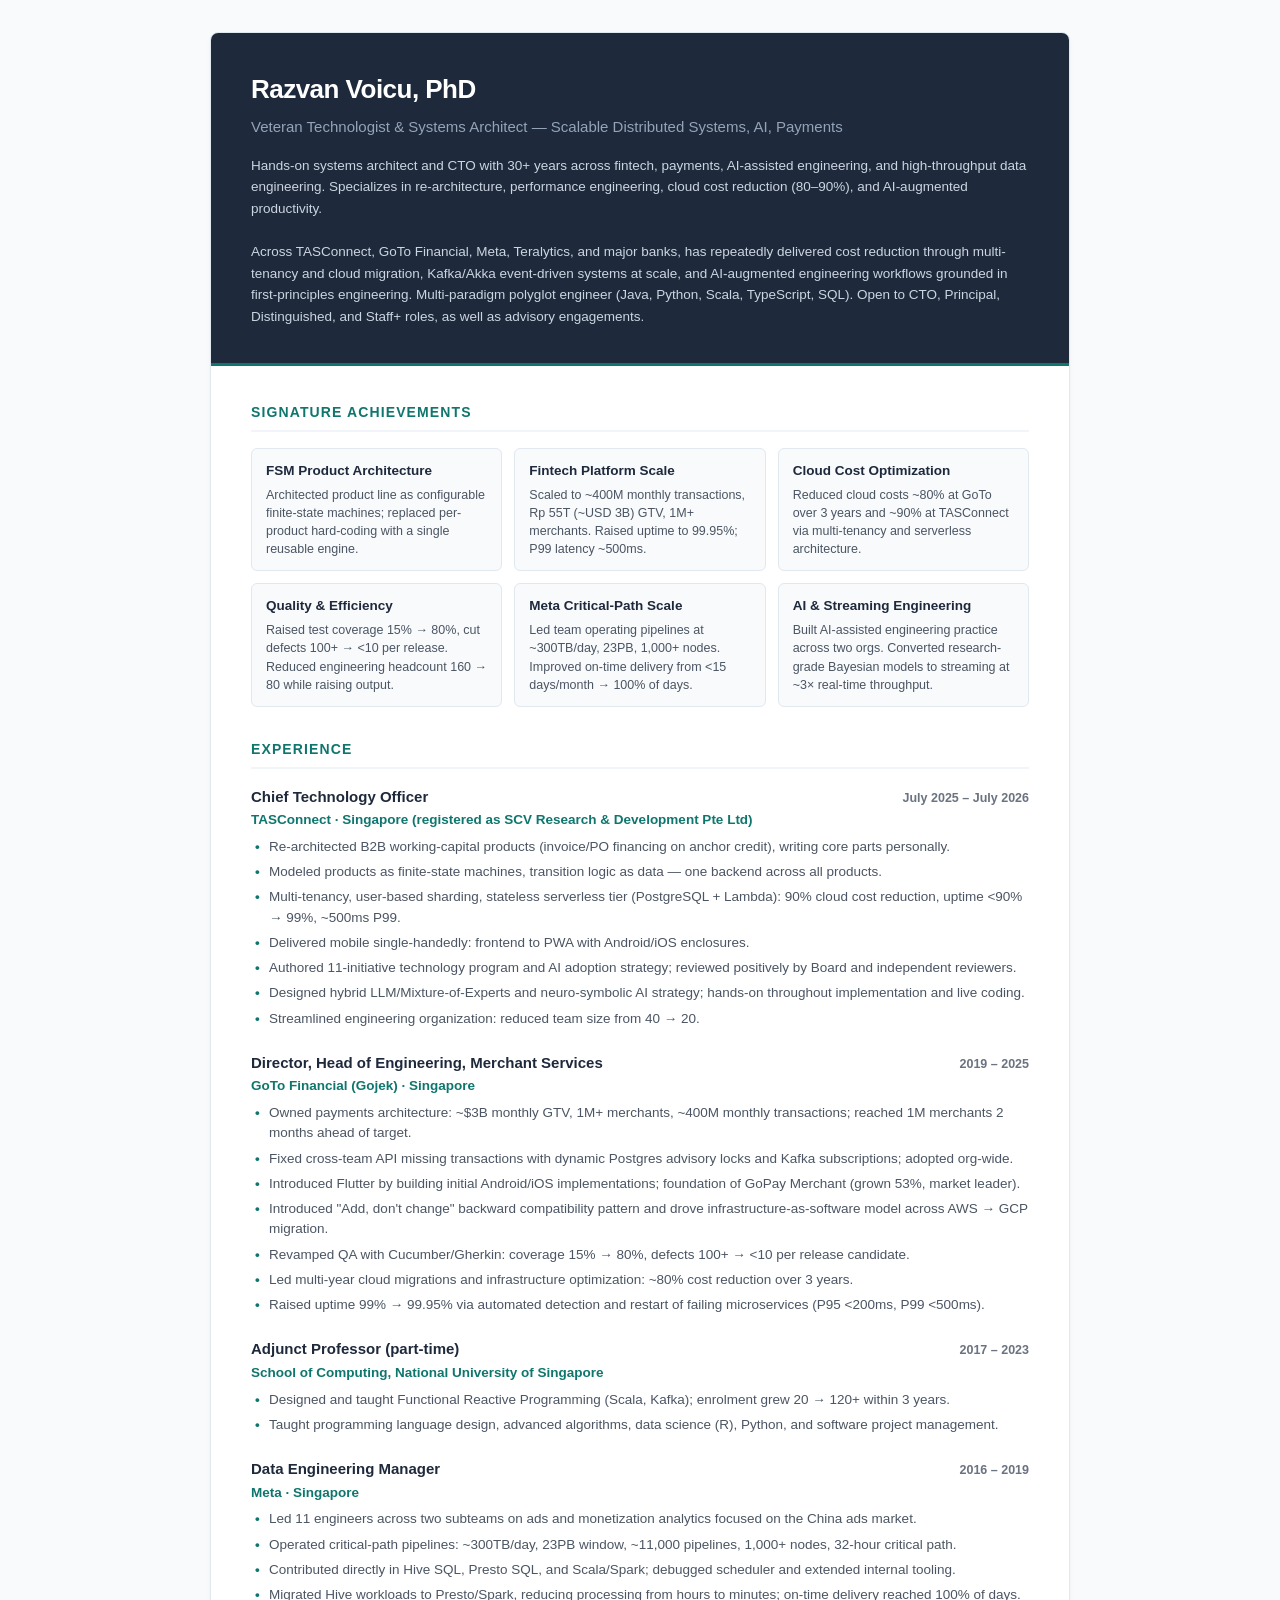
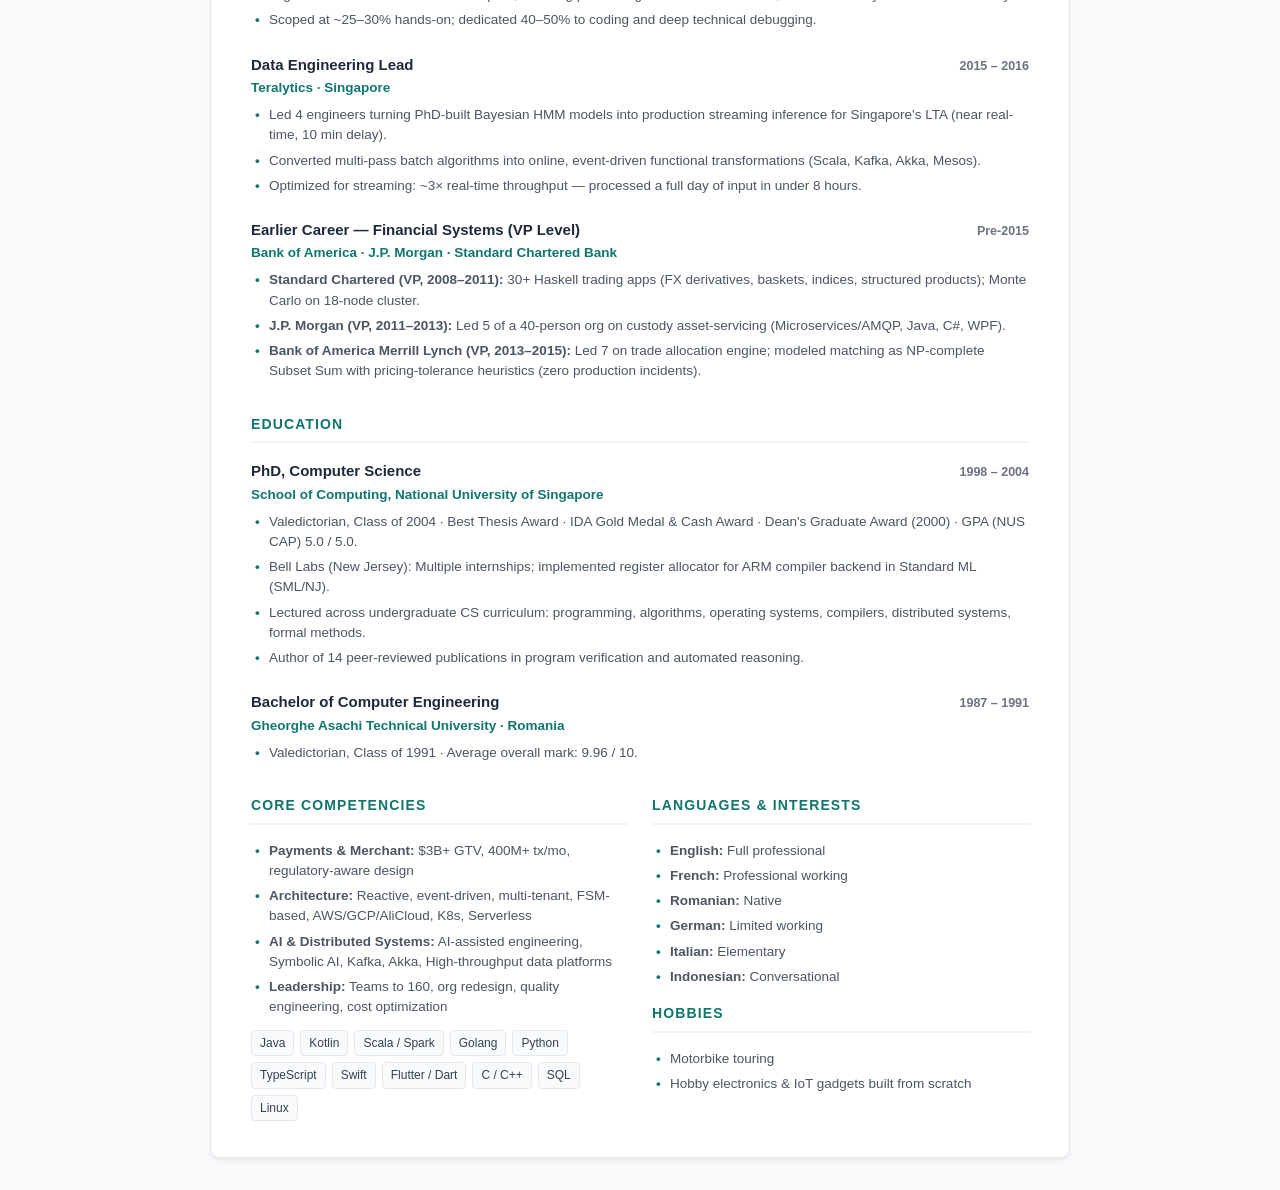
<file: backend/src/main/resources/web/resume.html>
<!DOCTYPE html>
<html lang="en">
<head>
    <meta charset="UTF-8">
    <meta name="viewport" content="width=device-width, initial-scale=1.0">
    <title>Razvan Voicu, PhD - Executive Profile & Resume</title>
    <style>
        :root {
            --primary: #1e293b;
            --primary-light: #334155;
            --accent: #0f766e;
            --accent-light: #f0fdfa;
            --accent-border: #ccfbf1;
            --text-main: #1f2937;
            --text-muted: #4b5563;
            --text-light: #6b7280;
            --bg-page: #f8fafc;
            --bg-card: #ffffff;
            --border: #e2e8f0;
            --border-light: #f1f5f9;
        }

        * {
            box-sizing: border-box;
            margin: 0;
            padding: 0;
        }

        body {
            font-family: -apple-system, BlinkMacSystemFont, "Segoe UI", Roboto, "Helvetica Neue", Arial, sans-serif;
            background-color: var(--bg-page);
            color: var(--text-main);
            line-height: 1.55;
            font-size: 14.5px;
            padding: 32px 16px;
        }

        .container {
            max-width: 860px;
            margin: 0 auto;
            background: var(--bg-card);
            border: 1px solid var(--border);
            border-radius: 8px;
            box-shadow: 0 4px 6px -1px rgba(0, 0, 0, 0.05), 0 2px 4px -2px rgba(0, 0, 0, 0.05);
            overflow: hidden;
        }

        header {
            background-color: var(--primary);
            color: #ffffff;
            padding: 36px 40px;
            border-bottom: 3px solid var(--accent);
        }

        header h1 {
            font-size: 26px;
            font-weight: 700;
            letter-spacing: -0.02em;
            margin-bottom: 6px;
        }

        header .subtitle {
            font-size: 15px;
            color: #94a3b8;
            font-weight: 500;
            margin-bottom: 16px;
        }

        header .summary-text {
            font-size: 13.5px;
            line-height: 1.6;
            color: #cbd5e1;
        }

        .content {
            padding: 36px 40px;
        }

        section {
            margin-bottom: 32px;
        }

        section:last-child {
            margin-bottom: 0;
        }

        h2 {
            font-size: 14px;
            text-transform: uppercase;
            letter-spacing: 0.08em;
            color: var(--accent);
            border-bottom: 2px solid var(--border-light);
            padding-bottom: 6px;
            margin-bottom: 16px;
            font-weight: 700;
        }

        /* Signature Achievements Grid */
        .achievements-grid {
            display: grid;
            grid-template-columns: repeat(auto-fit, minmax(240px, 1fr));
            gap: 12px;
            margin-top: 8px;
        }

        .achievement-card {
            background: var(--bg-page);
            border: 1px solid var(--border);
            border-radius: 6px;
            padding: 12px 14px;
        }

        .achievement-card strong {
            display: block;
            color: var(--primary);
            font-size: 13.5px;
            margin-bottom: 4px;
        }

        .achievement-card p {
            font-size: 12.5px;
            color: var(--text-muted);
            line-height: 1.45;
        }

        /* Experience Item */
        .item {
            margin-bottom: 22px;
        }

        .item:last-child {
            margin-bottom: 0;
        }

        .item-header {
            display: flex;
            justify-content: space-between;
            align-items: baseline;
            flex-wrap: wrap;
            margin-bottom: 2px;
        }

        .item-title {
            font-size: 15px;
            font-weight: 700;
            color: var(--primary);
        }

        .item-date {
            font-size: 12.5px;
            font-weight: 600;
            color: var(--text-light);
        }

        .item-company {
            font-size: 13.5px;
            font-weight: 600;
            color: var(--accent);
            margin-bottom: 6px;
        }

        ul {
            list-style: none;
            padding-left: 0;
        }

        ul li {
            position: relative;
            padding-left: 18px;
            margin-bottom: 5px;
            font-size: 13.5px;
            color: var(--text-muted);
            line-height: 1.5;
        }

        ul li::before {
            content: "•";
            position: absolute;
            left: 4px;
            color: var(--accent);
            font-weight: bold;
        }

        /* Two column layout for footer sections */
        .meta-grid {
            display: grid;
            grid-template-columns: repeat(auto-fit, minmax(260px, 1fr));
            gap: 24px;
        }

        .badge-list {
            display: flex;
            flex-wrap: wrap;
            gap: 6px;
            margin-top: 6px;
        }

        .badge {
            background-color: var(--bg-page);
            border: 1px solid var(--border);
            color: var(--primary-light);
            font-size: 12px;
            padding: 3px 8px;
            border-radius: 4px;
            font-weight: 500;
        }

        @media print {
            body {
                background: none;
                padding: 0;
            }
            .container {
                border: none;
                box-shadow: none;
                max-width: 100%;
            }
            header {
                background-color: #ffffff;
                color: #000000;
                padding: 20px 0;
                border-bottom: 2px solid #000;
            }
            header .subtitle { color: #333; }
            header .summary-text { color: #222; }
            .content { padding: 20px 0; }
        }
    </style>
</head>
<body>

<div class="container">
    <header>
        <h1>Razvan Voicu, PhD</h1>
        <div class="subtitle">Veteran Technologist &amp; Systems Architect — Scalable Distributed Systems, AI, Payments</div>
        <div class="summary-text">
            Hands-on systems architect and CTO with 30+ years across fintech, payments, AI-assisted engineering, and high-throughput data engineering. Specializes in re-architecture, performance engineering, cloud cost reduction (80–90%), and AI-augmented productivity.<br><br>
            Across TASConnect, GoTo Financial, Meta, Teralytics, and major banks, has repeatedly delivered cost reduction through multi-tenancy and cloud migration, Kafka/Akka event-driven systems at scale, and AI-augmented engineering workflows grounded in first-principles engineering. Multi-paradigm polyglot engineer (Java, Python, Scala, TypeScript, SQL). Open to CTO, Principal, Distinguished, and Staff+ roles, as well as advisory engagements.
        </div>
    </header>

    <div class="content">
        <section>
            <h2>Signature Achievements</h2>
            <div class="achievements-grid">
                <div class="achievement-card">
                    <strong>FSM Product Architecture</strong>
                    <p>Architected product line as configurable finite-state machines; replaced per-product hard-coding with a single reusable engine.</p>
                </div>
                <div class="achievement-card">
                    <strong>Fintech Platform Scale</strong>
                    <p>Scaled to ~400M monthly transactions, Rp 55T (~USD 3B) GTV, 1M+ merchants. Raised uptime to 99.95%; P99 latency ~500ms.</p>
                </div>
                <div class="achievement-card">
                    <strong>Cloud Cost Optimization</strong>
                    <p>Reduced cloud costs ~80% at GoTo over 3 years and ~90% at TASConnect via multi-tenancy and serverless architecture.</p>
                </div>
                <div class="achievement-card">
                    <strong>Quality &amp; Efficiency</strong>
                    <p>Raised test coverage 15% &rarr; 80%, cut defects 100+ &rarr; &lt;10 per release. Reduced engineering headcount 160 &rarr; 80 while raising output.</p>
                </div>
                <div class="achievement-card">
                    <strong>Meta Critical-Path Scale</strong>
                    <p>Led team operating pipelines at ~300TB/day, 23PB, 1,000+ nodes. Improved on-time delivery from &lt;15 days/month &rarr; 100% of days.</p>
                </div>
                <div class="achievement-card">
                    <strong>AI &amp; Streaming Engineering</strong>
                    <p>Built AI-assisted engineering practice across two orgs. Converted research-grade Bayesian models to streaming at ~3&times; real-time throughput.</p>
                </div>
            </div>
        </section>

        <section>
            <h2>Experience</h2>

            <div class="item">
                <div class="item-header">
                    <span class="item-title">Chief Technology Officer</span>
                    <span class="item-date">July 2025 – July 2026</span>
                </div>
                <div class="item-company">TASConnect · Singapore (registered as SCV Research &amp; Development Pte Ltd)</div>
                <ul>
                    <li>Re-architected B2B working-capital products (invoice/PO financing on anchor credit), writing core parts personally.</li>
                    <li>Modeled products as finite-state machines, transition logic as data — one backend across all products.</li>
                    <li>Multi-tenancy, user-based sharding, stateless serverless tier (PostgreSQL + Lambda): 90% cloud cost reduction, uptime &lt;90% &rarr; 99%, ~500ms P99.</li>
                    <li>Delivered mobile single-handedly: frontend to PWA with Android/iOS enclosures.</li>
                    <li>Authored 11-initiative technology program and AI adoption strategy; reviewed positively by Board and independent reviewers.</li>
                    <li>Designed hybrid LLM/Mixture-of-Experts and neuro-symbolic AI strategy; hands-on throughout implementation and live coding.</li>
                    <li>Streamlined engineering organization: reduced team size from 40 &rarr; 20.</li>
                </ul>
            </div>

            <div class="item">
                <div class="item-header">
                    <span class="item-title">Director, Head of Engineering, Merchant Services</span>
                    <span class="item-date">2019 – 2025</span>
                </div>
                <div class="item-company">GoTo Financial (Gojek) · Singapore</div>
                <ul>
                    <li>Owned payments architecture: ~$3B monthly GTV, 1M+ merchants, ~400M monthly transactions; reached 1M merchants 2 months ahead of target.</li>
                    <li>Fixed cross-team API missing transactions with dynamic Postgres advisory locks and Kafka subscriptions; adopted org-wide.</li>
                    <li>Introduced Flutter by building initial Android/iOS implementations; foundation of GoPay Merchant (grown 53%, market leader).</li>
                    <li>Introduced "Add, don't change" backward compatibility pattern and drove infrastructure-as-software model across AWS &rarr; GCP migration.</li>
                    <li>Revamped QA with Cucumber/Gherkin: coverage 15% &rarr; 80%, defects 100+ &rarr; &lt;10 per release candidate.</li>
                    <li>Led multi-year cloud migrations and infrastructure optimization: ~80% cost reduction over 3 years.</li>
                    <li>Raised uptime 99% &rarr; 99.95% via automated detection and restart of failing microservices (P95 &lt;200ms, P99 &lt;500ms).</li>
                </ul>
            </div>

            <div class="item">
                <div class="item-header">
                    <span class="item-title">Adjunct Professor (part-time)</span>
                    <span class="item-date">2017 – 2023</span>
                </div>
                <div class="item-company">School of Computing, National University of Singapore</div>
                <ul>
                    <li>Designed and taught Functional Reactive Programming (Scala, Kafka); enrolment grew 20 &rarr; 120+ within 3 years.</li>
                    <li>Taught programming language design, advanced algorithms, data science (R), Python, and software project management.</li>
                </ul>
            </div>

            <div class="item">
                <div class="item-header">
                    <span class="item-title">Data Engineering Manager</span>
                    <span class="item-date">2016 – 2019</span>
                </div>
                <div class="item-company">Meta · Singapore</div>
                <ul>
                    <li>Led 11 engineers across two subteams on ads and monetization analytics focused on the China ads market.</li>
                    <li>Operated critical-path pipelines: ~300TB/day, 23PB window, ~11,000 pipelines, 1,000+ nodes, 32-hour critical path.</li>
                    <li>Contributed directly in Hive SQL, Presto SQL, and Scala/Spark; debugged scheduler and extended internal tooling.</li>
                    <li>Migrated Hive workloads to Presto/Spark, reducing processing from hours to minutes; on-time delivery reached 100% of days.</li>
                    <li>Scoped at ~25–30% hands-on; dedicated 40–50% to coding and deep technical debugging.</li>
                </ul>
            </div>

            <div class="item">
                <div class="item-header">
                    <span class="item-title">Data Engineering Lead</span>
                    <span class="item-date">2015 – 2016</span>
                </div>
                <div class="item-company">Teralytics · Singapore</div>
                <ul>
                    <li>Led 4 engineers turning PhD-built Bayesian HMM models into production streaming inference for Singapore's LTA (near real-time, 10 min delay).</li>
                    <li>Converted multi-pass batch algorithms into online, event-driven functional transformations (Scala, Kafka, Akka, Mesos).</li>
                    <li>Optimized for streaming: ~3&times; real-time throughput — processed a full day of input in under 8 hours.</li>
                </ul>
            </div>

            <div class="item">
                <div class="item-header">
                    <span class="item-title">Earlier Career — Financial Systems (VP Level)</span>
                    <span class="item-date">Pre-2015</span>
                </div>
                <div class="item-company">Bank of America · J.P. Morgan · Standard Chartered Bank</div>
                <ul>
                    <li><strong>Standard Chartered (VP, 2008–2011):</strong> 30+ Haskell trading apps (FX derivatives, baskets, indices, structured products); Monte Carlo on 18-node cluster.</li>
                    <li><strong>J.P. Morgan (VP, 2011–2013):</strong> Led 5 of a 40-person org on custody asset-servicing (Microservices/AMQP, Java, C#, WPF).</li>
                    <li><strong>Bank of America Merrill Lynch (VP, 2013–2015):</strong> Led 7 on trade allocation engine; modeled matching as NP-complete Subset Sum with pricing-tolerance heuristics (zero production incidents).</li>
                </ul>
            </div>
        </section>

        <section>
            <h2>Education</h2>

            <div class="item">
                <div class="item-header">
                    <span class="item-title">PhD, Computer Science</span>
                    <span class="item-date">1998 – 2004</span>
                </div>
                <div class="item-company">School of Computing, National University of Singapore</div>
                <ul>
                    <li>Valedictorian, Class of 2004 · Best Thesis Award · IDA Gold Medal &amp; Cash Award · Dean's Graduate Award (2000) · GPA (NUS CAP) 5.0 / 5.0.</li>
                    <li>Bell Labs (New Jersey): Multiple internships; implemented register allocator for ARM compiler backend in Standard ML (SML/NJ).</li>
                    <li>Lectured across undergraduate CS curriculum: programming, algorithms, operating systems, compilers, distributed systems, formal methods.</li>
                    <li>Author of 14 peer-reviewed publications in program verification and automated reasoning.</li>
                </ul>
            </div>

            <div class="item">
                <div class="item-header">
                    <span class="item-title">Bachelor of Computer Engineering</span>
                    <span class="item-date">1987 – 1991</span>
                </div>
                <div class="item-company">Gheorghe Asachi Technical University · Romania</div>
                <ul>
                    <li>Valedictorian, Class of 1991 · Average overall mark: 9.96 / 10.</li>
                </ul>
            </div>
        </section>

        <section class="meta-grid">
            <div>
                <h2>Core Competencies</h2>
                <ul style="margin-bottom: 12px;">
                    <li><strong>Payments &amp; Merchant:</strong> $3B+ GTV, 400M+ tx/mo, regulatory-aware design</li>
                    <li><strong>Architecture:</strong> Reactive, event-driven, multi-tenant, FSM-based, AWS/GCP/AliCloud, K8s, Serverless</li>
                    <li><strong>AI &amp; Distributed Systems:</strong> AI-assisted engineering, Symbolic AI, Kafka, Akka, High-throughput data platforms</li>
                    <li><strong>Leadership:</strong> Teams to 160, org redesign, quality engineering, cost optimization</li>
                </ul>
                <div class="badge-list">
                    <span class="badge">Java</span>
                    <span class="badge">Kotlin</span>
                    <span class="badge">Scala / Spark</span>
                    <span class="badge">Golang</span>
                    <span class="badge">Python</span>
                    <span class="badge">TypeScript</span>
                    <span class="badge">Swift</span>
                    <span class="badge">Flutter / Dart</span>
                    <span class="badge">C / C++</span>
                    <span class="badge">SQL</span>
                    <span class="badge">Linux</span>
                </div>
            </div>

            <div>
                <h2>Languages &amp; Interests</h2>
                <ul>
                    <li><strong>English:</strong> Full professional</li>
                    <li><strong>French:</strong> Professional working</li>
                    <li><strong>Romanian:</strong> Native</li>
                    <li><strong>German:</strong> Limited working</li>
                    <li><strong>Italian:</strong> Elementary</li>
                    <li><strong>Indonesian:</strong> Conversational</li>
                </ul>
                <h2 style="margin-top: 16px;">Hobbies</h2>
                <ul>
                    <li>Motorbike touring</li>
                    <li>Hobby electronics &amp; IoT gadgets built from scratch</li>
                </ul>
            </div>
        </section>
    </div>
</div>

</body>
</html>
</file>
